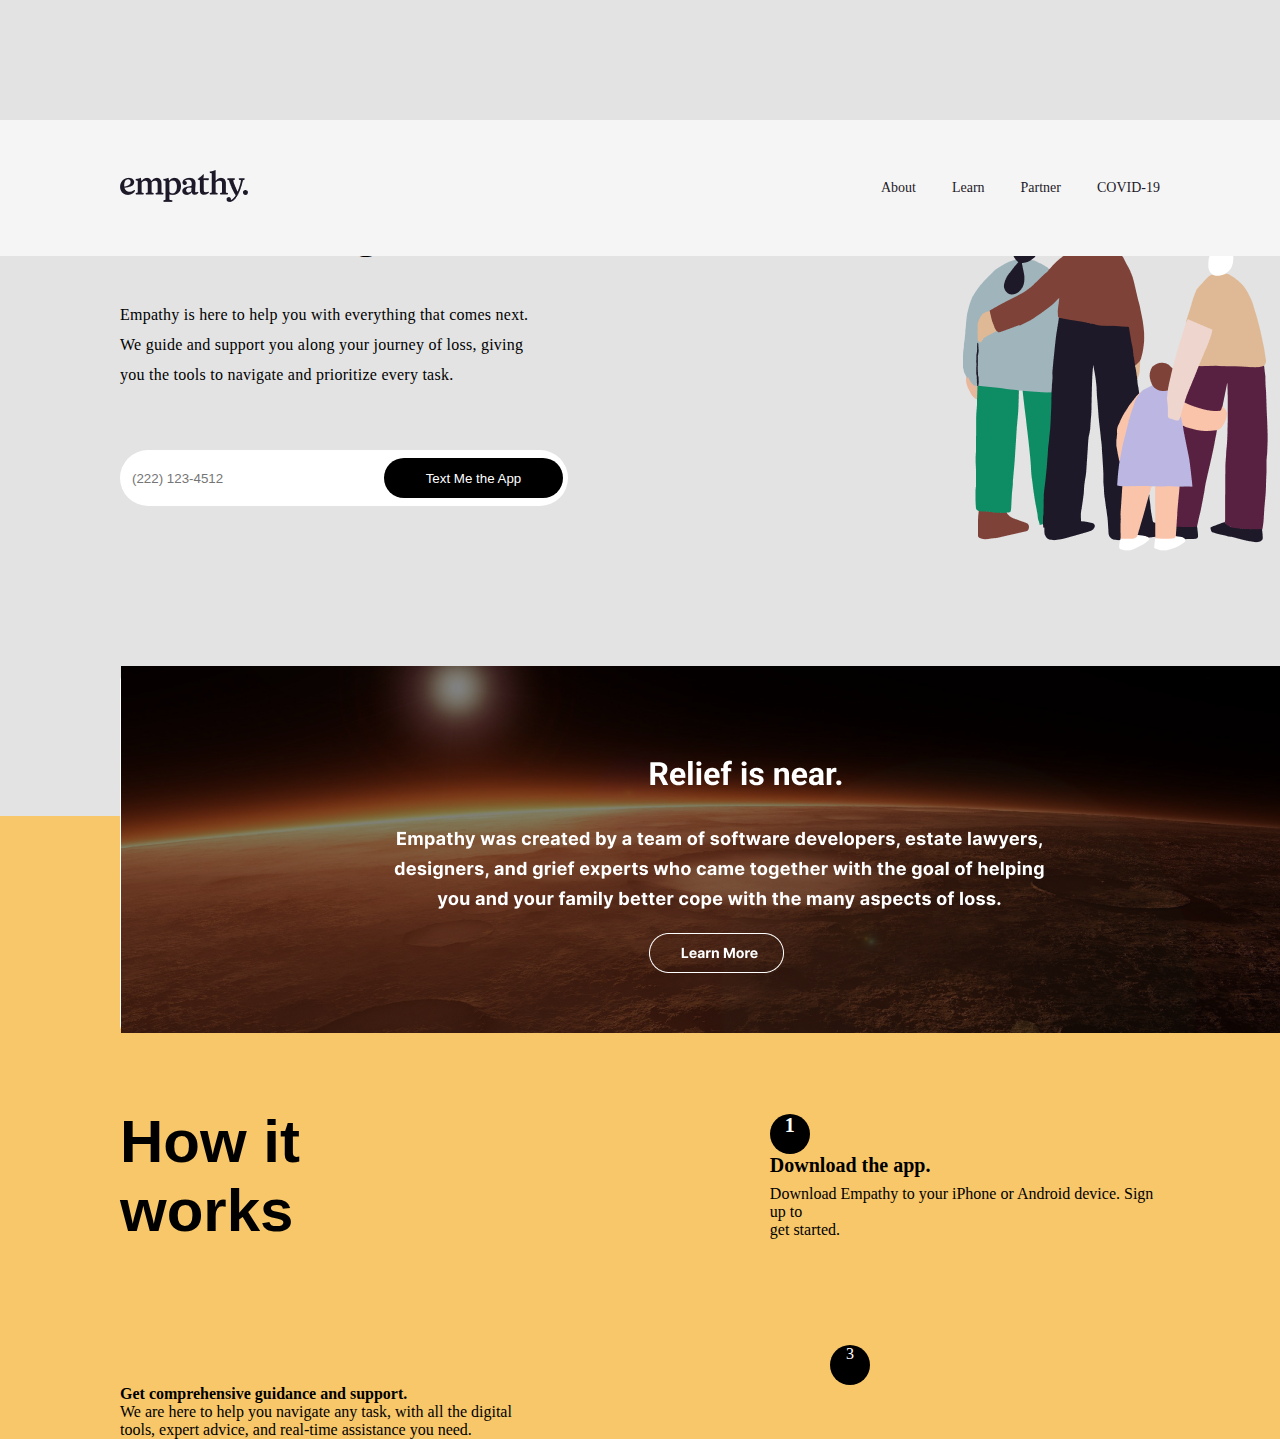
<file: box-shadow/2.7-dars/index.html>
<!DOCTYPE html>
<html lang="en">
  <head>
    <meta charset="UTF-8" />
    <meta name="viewport" content="width=device-width, initial-scale=1.0" />
    <title>Document</title>
    <link rel="stylesheet" href="./style.css" />
  </head>
  <body>
    <header>
      <div class="container">
        <div class="header-wrapper">
      <div class="header-leaft">   
        <img src="./Frame.png" alt="">
          </div>
        <div class="header-right">
            <a href="#">About</a>
            <a href="#">Learn</a>
            <a href="#">Partner</a>
            <a href="#">COVID-19</a>
          
        </div>
        </div>
      </div>
    </header>
          <!-- main stert -->
<main>
  <div class="hero">
    <section class="container">
      <div class="hero-wrapper">
        <div class="hero-leaft">
          <h1>Losing a loved one <br>
          is hard enough. </h1>
          <p>Empathy is here to help you with everything that comes next. <br>
            We guide and support you along your journey of loss, giving <br>
             you the tools to navigate and prioritize every task.
          </p>
         
          <div class="button">
            <div class="btn-leaft">
              <input placeholder="(222) 123-4512" type="text">
            </div>
            <div class="btn-rght">
              <button>
           Text Me the App
            </button>
            </div>
            <div class="hero-right">
              <img src="./Frame (1).png" alt="rasm">
            </div>
          </div>
        </div>

      </div>
    </section>
  </div>
     <section class="nero">
      <div class="container">
        <div class="nero-wrapper">
        <div class="box">
          <img src="./Frame (2).png" alt="pnj">
          <div class="works-wrapper">
          <div class="works-left">
            <h1>How it works</h1>
          </div>
          <div class="works-right">
            
            <h4> <div class="box1">1</div>Download the app.</h4>
            <p>Download Empathy to your iPhone or Android device. Sign up to <br>
               get started.</p>
          </div> 
          
            
           
        </div>
        <div class="work-right">
          <div class="box3">3</div>
           <h4> Get comprehensive guidance and support.</h4>
            <p>We are here to help you navigate any task, with all the digital <br> tools, expert advice, and real-time assistance you need.</p>
          
        </div>
        </div>
      </div>
     </section>
     
</main>
    </div>
  </body>
</html>
</file>
<file: box-shadow/2.7-dars/style.css>
* {
  margin: 0;
  padding: 0;
  box-sizing: border-box;
}
body{
  background-color: rgba(224, 224, 224, 0.911);
}
header{
  position: fixed;
  width: 100%;
  z-index: 2;
background-color:whitesmoke ;
}


.container {
  max-width: 1440px;
  margin: 0 auto;
  padding: 0 120px;
}


.header-wrapper {
  padding: 10px 0;
  display: flex;
  justify-content: space-between;
  align-items: center;
}
.header-right {
  display: flex;
  gap: 36px;
}
.header-right a {
  text-decoration: none;
  color: #1e1928;
  gap: 36px;
  font-size: 14px;
  font-weight: 400;
  line-height: 20px;
  text-align: left;
}
/* main-styles */
.hero-wrapper {
  margin-top: 120px;
}
.hero-leaft {
  padding: 24px 0;
}
.hero-leaft h1 {
  font-size: 48px;
  font-weight: 400;
  line-height: 58px;
  text-align: left;
}
.hero-leaft p {
  font-size: 16px;
  font-weight: 400;
  line-height: 30px;
  letter-spacing: 0.25200000405311584px;
  text-align: left;
  margin-top: 40px;
}
.button {
  margin-top: 60px;
  padding: 12px;
  width: 448px;
  height: 56px;
  border-radius: 100px;
  background-color: white;
  display: flex;
  justify-content: space-between;
  align-items: center;
}
button {
  border-radius: 100px;
  border: none;
  width: 179px;
  height: 40px;
  background-color: black;
  color: white;
  margin-left: 75px;
}
.btn-leaft input {
  border: none;
}
.hero-right {
  position: relative;
  left: 400px;
  bottom: 120px;
}
/* nero styles */
.nero{
  background-color: rgba(250, 197, 97, 0.932);
  margin-top: 286px;
}
.nero .box img {
  margin-top: 0px;
  position: relative;
  top: -150px;
}
 .works-wrapper{
  position: relative;
  display: flex;
  justify-content: center;
  align-items: center;
  gap: 306px;
  bottom:  100px;
 }
 .works-left{
  font-family: Verdana,  Tahoma, sans-serif;
font-size: 30px;
 }
 .header-right{
  display: flex;

  align-items: center;
 }
.box1{

  text-align: center;
  text-justify: auto;
  border-radius: 500px;
  color: white;
  background-color: black;
  width: 40px;
height: 40px;

}
.box3{
    position: relative;
  left: 710px;
    text-align: center;
  text-justify: auto;
  border-radius: 500px;
  color: white;
  background-color: black;
  width: 40px;
height: 40px;
}

.works-right h4{
font-size: 20px;
margin-bottom: 8px;
}
.work-wrapper{
  text-align: end;
}
</file>
